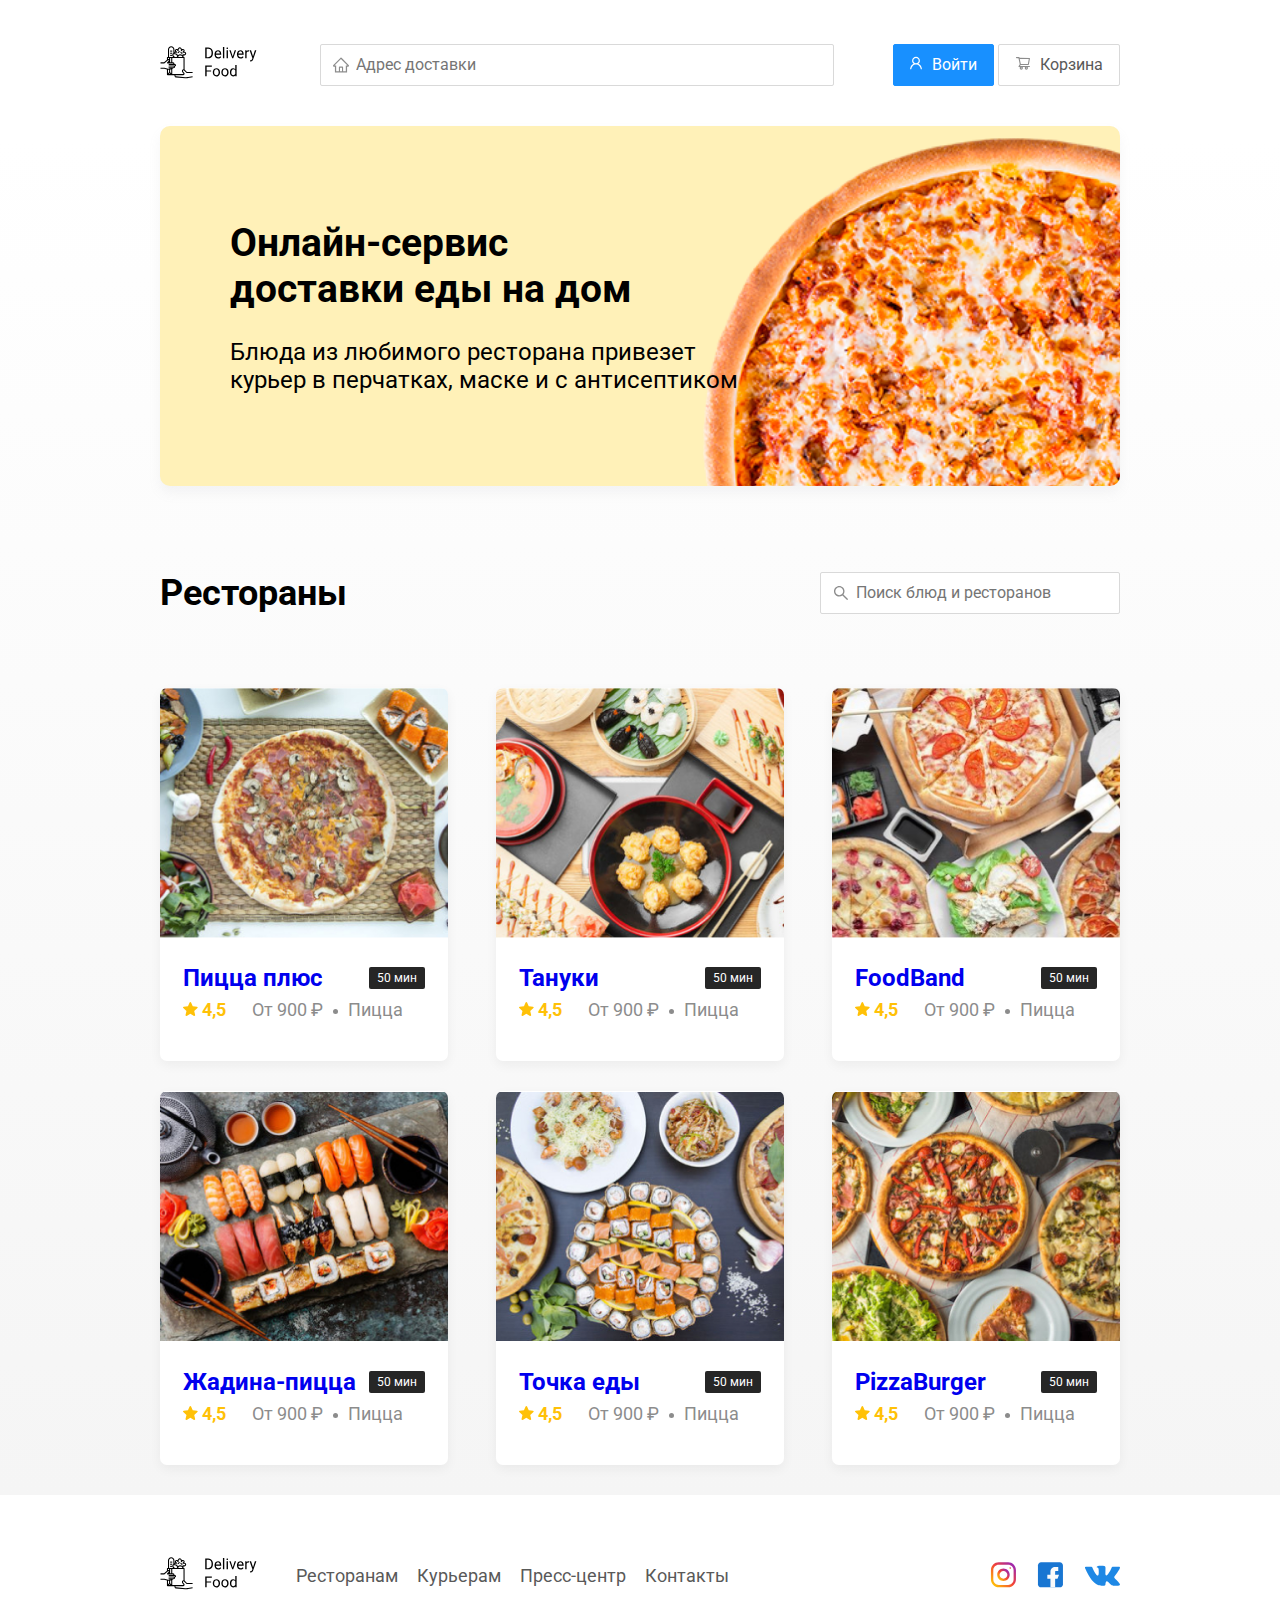
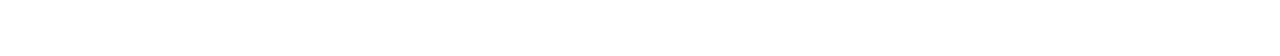
<file: index.html>
<!doctype html>
<html lang="ru">
<head>
    <meta charset="UTF-8">
    <meta name="viewport"
          content="width=device-width, user-scalable=no, initial-scale=1.0, maximum-scale=1.0, minimum-scale=1.0">
    <meta http-equiv="X-UA-Compatible" content="ie=edge">
    <title>PizzaBurger - доставка еды на дом</title>
    <link href="https://fonts.googleapis.com/css2?family=Roboto:wght@400;700&display=swap" rel="stylesheet">
    <link rel="stylesheet" href="css/normalize.css">
    <link rel="stylesheet" href="css/animate.css">
    <link rel="stylesheet" href="css/style.css">
</head>
<body>

<div class="container">
    <!--Шапка сайта-->
    <header class="header">
        <!--    логотип-->
        <a href="index.html" class="logo">
            <img src="img/logo.svg" alt="logo">
        </a>
        <!--    поле поиска-->
        <input type="text" class="input input-adress" placeholder="Адрес доставки">
        <!--    кнопки авторизация и корзина-->
        <div class="buttons">
            <button class="button button-primary">
                <img src="img/user.svg" alt="user" class="button-icon">
                <span class="button-text">Войти</span>
            </button>
            <button class="button">
                <img src="img/cart.svg" alt="cart" class="button-icon">
                <span class="button-text">Корзина</span>
            </button>

        </div>
    </header>

</div>
<main class="main">
    <div class="container">
        <section class="promo">
            <h1 class="promo-title">Онлайн-сервис <br>доставки еды на дом</h1>
            <p class="promo-text">Блюда из любимого ресторана привезет <br>курьер в перчатках, маске и с антисептиком
            </p>
        </section>
        <section class="restourants">
            <div class="section-heading">
                <h2 class="section-title">Рестораны</h2>
                <input type="text" class="input input-search" placeholder="Поиск блюд и ресторанов">
            </div>
            <div class="cards">
                <a href="restorent.html" class="card">
                    <img src="img/image.jpg" alt="image" class="card-image">
                    <div class="card-text">
                        <div class="card-heading">
                            <h3 class="card-title">Пицца плюс</h3>
                            <span class="card-tag tag">50 мин</span>
                        </div>
                        <div class="card-info">

                            <div class="card-rating">
                                <img src="img/rating.svg" alt="rating" class="rating-star">
                                4,5
                            </div>
                            <div class="card-price">От 900 ₽</div>
                            <div class="card-category">Пицца</div>

                        </div>
                    </div>
                </a>
                <!-- /.card -->
                <a href="restorent.html" class="card">
                    <img src="img/image%20(1).jpg" alt="image" class="card-image">
                    <div class="card-text">
                        <div class="card-heading">
                            <h3 class="card-title">Тануки</h3>
                            <span class="card-tag tag">50 мин</span>
                        </div>
                        <div class="card-info">
                            <div class="card-rating">
                                <img src="img/rating.svg" alt="rating" class="rating-star">
                                4,5
                            </div>
                            <div class="card-price">От 900 ₽</div>
                            <div class="card-category">Пицца</div>

                        </div>
                    </div>
                </a>
                <!-- /.card -->
                <a href="restorent.html" class="card">
                    <img src="img/image%20(2).jpg" alt="image" class="card-image">
                    <div class="card-text">
                        <div class="card-heading">
                            <h3 class="card-title">FoodBand</h3>
                            <span class="card-tag tag">50 мин</span>
                        </div>
                        <div class="card-info">
                            <div class="card-rating">
                                <img src="img/rating.svg" alt="rating" class="rating-star">
                                4,5
                            </div>
                            <div class="card-price">От 900 ₽</div>
                            <div class="card-category">Пицца</div>

                        </div>
                    </div>
                </a>
                <!-- /.card -->
                <a href="restorent.html" class="card">
                    <img src="img/image%20(3).jpg" alt="image" class="card-image">
                    <div class="card-text">
                        <div class="card-heading">
                            <h3 class="card-title">Жадина-пицца</h3>
                            <span class="card-tag tag">50 мин</span>
                        </div>
                        <div class="card-info">
                            <div class="card-rating">
                                <img src="img/rating.svg" alt="rating" class="rating-star">
                                4,5
                            </div>
                            <div class="card-price">От 900 ₽</div>
                            <div class="card-category">Пицца</div>

                        </div>
                    </div>
                </a>
                <!-- /.card -->
                <a href="restorent.html" class="card">
                    <img src="img/image%20(4).jpg" alt="image" class="card-image">
                    <div class="card-text">
                        <div class="card-heading">
                            <h3 class="card-title">Точка еды</h3>
                            <span class="card-tag tag">50 мин</span>
                        </div>
                        <div class="card-info">
                            <div class="card-rating">
                                <img src="img/rating.svg" alt="rating" class="rating-star">
                                4,5
                            </div>
                            <div class="card-price">От 900 ₽</div>
                            <div class="card-category">Пицца</div>

                        </div>
                    </div>
                </a>
                <!-- /.card -->
                <a href="restorent.html" class="card">
                    <img src="img/image%20(5).jpg" alt="image" class="card-image">
                    <div class="card-text">
                        <div class="card-heading">
                            <h3 class="card-title">PizzaBurger</h3>
                            <span class="card-tag tag">50 мин</span>
                        </div>
                        <div class="card-info">
                            <div class="card-rating">
                                <img src="img/rating.svg" alt="rating" class="rating-star">
                                4,5
                            </div>
                            <div class="card-price">От 900 ₽</div>
                            <div class="card-category">Пицца</div>

                        </div>
                    </div>
                </a>
                <!-- /.card -->

            </div>
            <!-- /.cards -->
        </section>
    </div>
    <!-- /.container -->
</main>
<footer class="footer">
    <div class="container">
        <div class="footer-block">
            <a href="index.html" class="logo footer-logo">
                <img src="img/logo.svg" alt="logo">
            </a>
            <nav class="footer-nav">
                <a href="#" class="footer-link">Ресторанам </a>
                <a href="#" class="footer-link">Курьерам</a>
                <a href="#" class="footer-link">Пресс-центр</a>
                <a href="#" class="footer-link">Контакты</a>
            </nav>
            <nav class="social-nav">
                <a href="#" class="social-link"><img src="img/social1.svg" alt="instagram"></a>
                <a href="#" class="social-link"><img src="img/social2.svg" alt="facebook"></a>
                <a href="#" class="social-link"><img src="img/social3.svg" alt="VK"></a>
            </nav>

        </div>
    </div>
</footer>
</body>
</html>
</file>
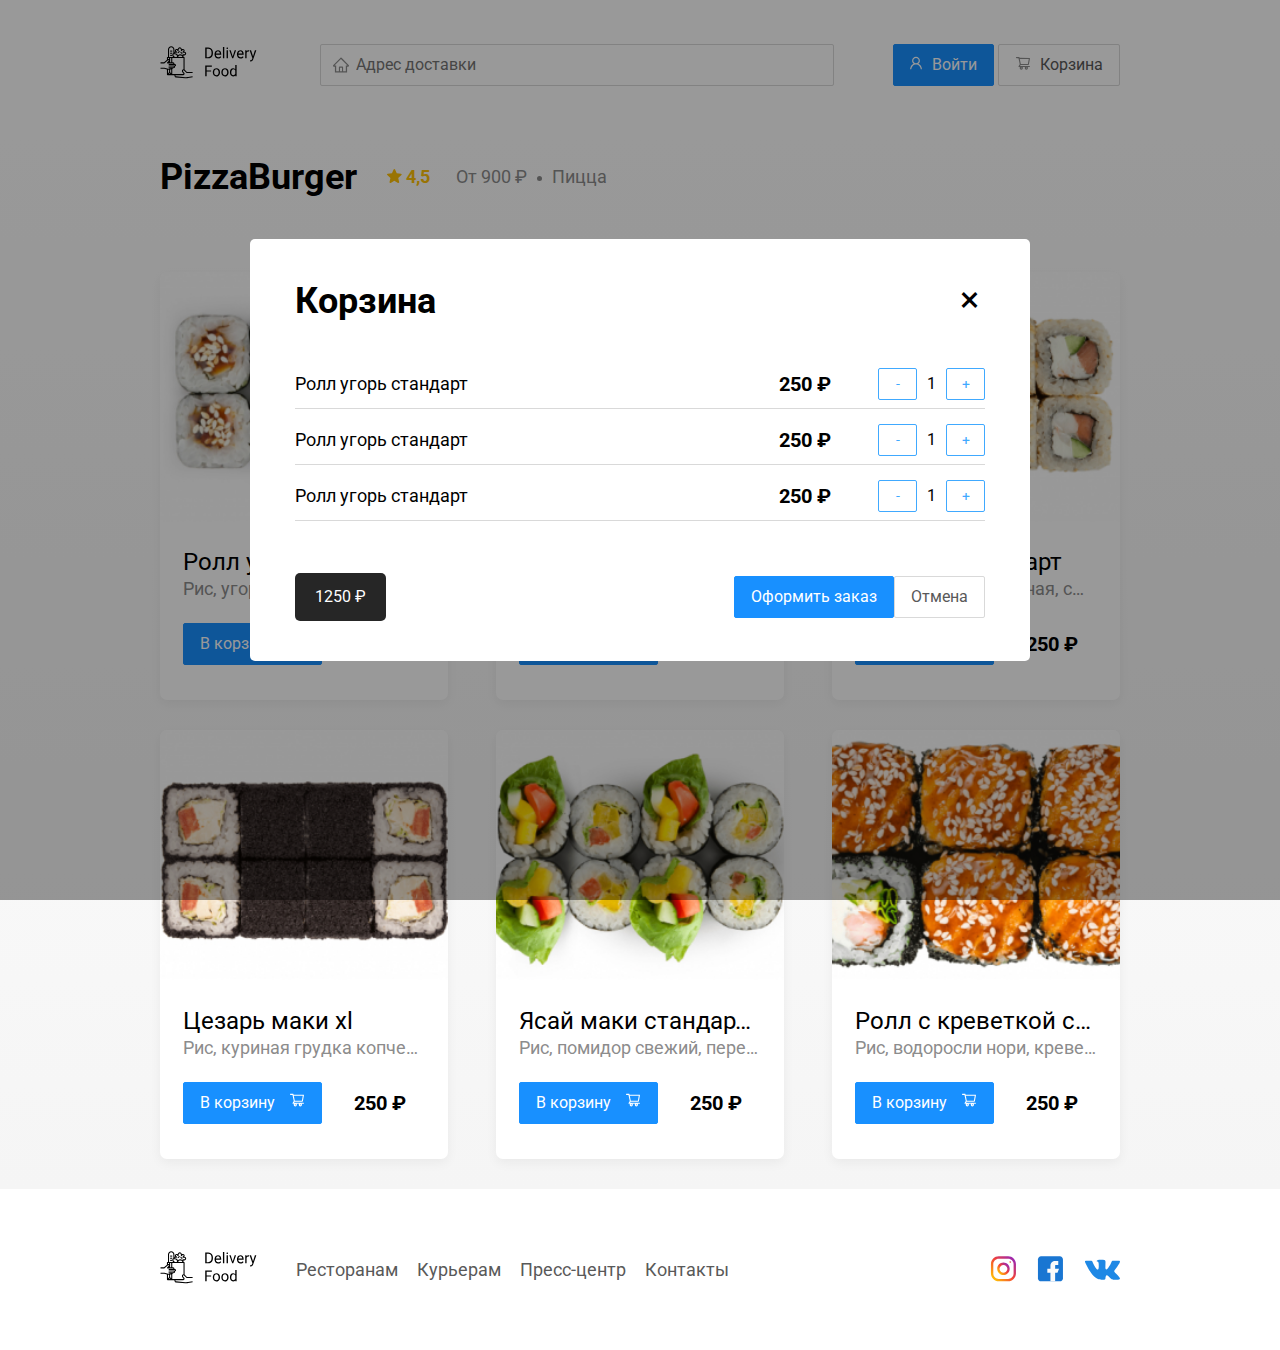
<file: restorent.html>
<!doctype html>
<html lang="ru">
<head>
    <meta charset="UTF-8">
    <meta name="viewport"
          content="width=device-width, user-scalable=no, initial-scale=1.0, maximum-scale=1.0, minimum-scale=1.0">
    <meta http-equiv="X-UA-Compatible" content="ie=edge">
    <title>PizzaBurger - доставка еды на дом</title>
    <link href="https://fonts.googleapis.com/css2?family=Roboto:wght@400;700&display=swap" rel="stylesheet">
    <link rel="stylesheet" href="css/normalize.css">
    <link rel="stylesheet" href="css/animate.css">
    <link rel="stylesheet" href="css/style.css">
</head>
<body>

<div class="container">
    <!--Шапка сайта-->
    <header class="header">
        <!--    логотип-->
        <a href="index.html" class="logo">
            <img src="img/logo.svg" alt="logo">
        </a>
        <!--    поле поиска-->
        <input type="text" class="input input-adress" placeholder="Адрес доставки">
        <!--    кнопки авторизация и корзина-->
        <div class="buttons" id="cart-button">
            <button class="button button-primary">
                <img src="img/user.svg" alt="user" class="button-icon">
                <span class="button-text">Войти</span>
            </button>
            <button class="button">
                <img src="img/cart.svg" alt="cart" class="button-icon">
                <span class="button-text">Корзина</span>
            </button>

        </div>
    </header>

</div>
<main class="main">
    <div class="container">
        <section class="restourants">
            <div class="section-heading">
                <h2 class="section-title">PizzaBurger</h2>
                <div class="card-info">
                    <div class="card-rating">
                        <img src="img/rating.svg" alt="rating" class="rating-star">
                        4,5
                    </div>
                    <div class="card-price">От 900 ₽</div>
                    <div class="card-category">Пицца</div>

                </div>
            </div>
            <div class="cards">
                <div class="card wow fadeInUp" data-wow-delay="0.2s">
                    <img src="img/rest1.jpg" alt="image" class="card-image">
                    <div class="card-text">
                        <div class="card-heading">
                            <h3 class="card-title card-title-reg">Ролл угорь стандарт</h3>
                        </div>
                        <div class="card-info">
                            <div class="ingrediens">Рис, угорь, соус унаги, кунжут, водоросли нори.</div>
                            <div class="card-buttons">
                                <button class="button button-primary">
                                    <span class="button-card-text">В корзину</span>
                                    <img src="img/shopping-cart-white.svg" alt="shopping-cart" class="button-card-image">
                                </button>
                                <strong class="card-price-bold">250 ₽</strong>
                            </div>

                        </div>
                    </div>
                </div>
                <!-- /.card -->
                <div class="card wow fadeInUp" data-wow-delay="0.4s">
                    <img src="img/rest2.jpg" alt="image" class="card-image">
                    <div class="card-text">
                        <div class="card-heading">
                            <h3 class="card-title card-title-reg">Калифорния лосось стандарт</h3>
                        </div>
                        <div class="card-info">
                            <div class="ingrediens">Рис, лосось, авокадо, огурец, майонез, икра масаго, водоросли нори.</div>
                            <div class="card-buttons">
                                <button class="button button-primary">
                                    <span class="button-card-text">В корзину</span>
                                    <img src="img/shopping-cart-white.svg" alt="shopping-cart" class="button-card-image">
                                </button>
                                <strong class="card-price-bold">395 ₽</strong>
                            </div>

                        </div>
                    </div>

                </div>
                <!-- /.card -->
                <div class="card wow fadeInUp" data-wow-delay="0.6s">
                    <img src="img/rest3.jpg" alt="image" class="card-image">
                    <div class="card-text">
                        <div class="card-heading">
                            <h3 class="card-title card-title-reg">Окинава стандарт</h3>
                        </div>
                        <div class="card-info">
                            <div class="ingrediens"> Рис, креветка отварная, сыр сливочный, лосось, огурец свежий...</div>
                            <div class="card-buttons">
                                <button class="button button-primary">
                                    <span class="button-card-text">В корзину</span>
                                    <img src="img/shopping-cart-white.svg" alt="shopping-cart" class="button-card-image">
                                </button>
                                <strong class="card-price-bold">250 ₽</strong>
                            </div>

                        </div>
                    </div>

                </div>
                <!-- /.card -->
                <div class="card wow fadeInUp" data-wow-delay="0.2s">
                    <img src="img/rest4.jpg" alt="image" class="card-image">
                    <div class="card-text">
                        <div class="card-heading">
                            <h3 class="card-title card-title-reg">Цезарь маки хl</h3>
                        </div>
                        <div class="card-info">
                            <div class="ingrediens">Рис, куриная грудка копченая, икра масаго, томат, айсберг, соус цезарь...</div>
                            <div class="card-buttons">
                                <button class="button button-primary">
                                    <span class="button-card-text">В корзину</span>
                                    <img src="img/shopping-cart-white.svg" alt="shopping-cart" class="button-card-image">
                                </button>
                                <strong class="card-price-bold">250 ₽</strong>
                            </div>

                        </div>
                    </div>

                </div>
                <!-- /.card -->
                <div class="card wow fadeInUp" data-wow-delay="0.4s">
                    <img src="img/rest5.jpg" alt="image" class="card-image">
                    <div class="card-text">
                        <div class="card-heading">
                            <h3 class="card-title card-title-reg">Ясай маки стандарт 185 г</h3>
                        </div>
                        <div class="card-info">
                            <div class="ingrediens">Рис, помидор свежий, перец болгарский, авокадо, огурец, айсберг</div>
                            <div class="card-buttons">
                                <button class="button button-primary">
                                    <span class="button-card-text">В корзину</span>
                                    <img src="img/shopping-cart-white.svg" alt="shopping-cart" class="button-card-image">
                                </button>
                                <strong class="card-price-bold">250 ₽</strong>
                            </div>

                        </div>
                    </div>

                </div>
                <!-- /.card -->
                <div class="card wow fadeInUp" data-wow-delay="0.6s">
                    <img src="img/rest6.jpg" alt="image" class="card-image">
                    <div class="card-text">
                        <div class="card-heading">
                            <h3 class="card-title card-title-reg">Ролл с креветкой стандарт</h3>
                        </div>
                        <div class="card-info">
                            <div class="ingrediens">Рис, водоросли нори, креветки отварные, сыр сливочный, огурцы</div>
                            <div class="card-buttons">
                                <button class="button button-primary">
                                    <span class="button-card-text">В корзину</span>
                                    <img src="img/shopping-cart-white.svg" alt="shopping-cart" class="button-card-image">
                                </button>
                                <strong class="card-price-bold">250 ₽</strong>
                            </div>

                        </div>
                    </div>

                </div>
                <!-- /.card -->

            </div>
            <!-- /.cards -->
        </section>
    </div>
    <!-- /.container -->
</main>
<footer class="footer">
    <div class="container">
        <div class="footer-block">
            <a href="index.html" class="logo footer-logo">
                <img src="img/logo.svg" alt="logo">
            </a>
            <nav class="footer-nav">
                <a href="#" class="footer-link">Ресторанам </a>
                <a href="#" class="footer-link">Курьерам</a>
                <a href="#" class="footer-link">Пресс-центр</a>
                <a href="#" class="footer-link">Контакты</a>
            </nav>
            <nav class="social-nav">
                <a href="#" class="social-link"><img src="img/social1.svg" alt="instagram"></a>
                <a href="#" class="social-link"><img src="img/social2.svg" alt="facebook"></a>
                <a href="#" class="social-link"><img src="img/social3.svg" alt="VK"></a>
            </nav>

        </div>
    </div>

</footer>
<div class="modal is-open">
    <div class="modal-dialog">
        <div class="modal-header">
            <h3 class="modal-header__title">Корзина</h3>
            <button class="close">&times</button>
        </div>
        <div class="modal-body">
            <div class="food-row">
                <span class="food-name">Ролл угорь стандарт</span>
                <strong class="food-price">250 ₽</strong>
                <div class="food-counter">
                    <button class="counter-button">-</button>
                    <span class="counter">1</span>
                    <button class="counter-button">+</button>
                </div>
            </div>
            <!-- /.foods-row -->
            <div class="food-row">
                <span class="food-name">Ролл угорь стандарт</span>
                <strong class="food-price">250 ₽</strong>
                <div class="food-counter">
                    <button class="counter-button">-</button>
                    <span class="counter">1</span>
                    <button class="counter-button">+</button>
                </div>
            </div>
            <!-- /.foods-row -->
            <div class="food-row">
                <span class="food-name">Ролл угорь стандарт</span>
                <strong class="food-price">250 ₽</strong>
                <div class="food-counter">
                    <button class="counter-button">-</button>
                    <span class="counter">1</span>
                    <button class="counter-button">+</button>
                </div>
            </div>
            <!-- /.foods-row -->
        </div>
        <div class="modal-footer">
            <span class="modal-pricetag">1250 ₽</span>
            <div class="footer-buttons">
                <button class="button button-primary">Оформить заказ</button>
                <button class="button">Отмена</button>
            </div>
        </div>
    </div>
    <!-- /.modal-dialog -->
</div>

<script src="js/wow.min.js"></script>
<script src="js/main.js"></script>

</body>
</html>
</file>
<file: css/style.css>
* {
    box-sizing: border-box;
}

body {
    font-family: 'Roboto', sans-serif;
    margin-top: 44px;
    position: relative;
}


.container {
    max-width: 1200px;
    margin: auto;
}

.header {
    display: flex;
    align-items: center;
    justify-content: space-between;
    margin-bottom: 40px;
}

.input {
    border: 1px solid #D9D9D9;
    border-radius: 2px;
    font-size: 16px;
    line-height: 24px;
    padding: 8px 8px 8px 35px;
    background: #ffffff no-repeat left 11px center;
}

.input-adress {
    flex: 0.8;
    background-image: url(../img/home.svg);

}

.input-search {
    background-image: url(../img/search.svg);
    width: 300px;
    margin-left: auto;
}
.title-index{
    text-decoration: none;
}

.button {
    padding: 8px 16px;
    background: #FFFFFF;
    border: 1px solid #D9D9D9;
    box-sizing: border-box;
    box-shadow: 0 0 2px rgba(0, 0, 0, 0.0015);
    border-radius: 2px;
    color: #595959;
    font-size: 16px;
    line-height: 24px;
    cursor: pointer;
}

.button-primary {
    background: #1890FF;
    border: 1px solid #1890FF;
    color: #fff;
}

.button-icon {
    margin-right: 6px;
}

.button-card-text{
    margin-right: 10px;
}

.promo-title {
    font-style: normal;
    font-weight: bold;
    font-size: 39px;
    line-height: 46px;
}

.main {
    background: linear-gradient(180deg, rgba(245, 245, 245, 0) 1.04%, #F5F5F5 100%);
}

.promo {
    box-shadow: 0 7px 12px rgba(158, 158, 163, 0.1);
    background: #FFF1B8 url("../img/promo-image.png") no-repeat top -27px right -248px / 850px;
    border-radius: 10px;
    padding: 68px 70px;
    margin-bottom: 56px;
}

.promo-text {
    font-style: normal;
    font-weight: normal;
    font-size: 24px;
    line-height: 28px;
}

.section-heading {
    display: flex;
    align-items: center;
    margin-bottom: 44px;

}

.section-title {
    font-style: normal;
    font-weight: bold;
    font-size: 36px;
    line-height: 42px;
    color: #000000;
    margin-right: 30px;
}

.cards {
    display: flex;
    flex-wrap: wrap;
    align-items: flex-start;
    justify-content: space-between;
}

.card {
    background: #FFFFFF;
    box-shadow: 0 4px 12px rgba(0, 0, 0, 0.05);
    border-radius: 7px;
    overflow: hidden;
    margin-bottom: 30px;
    flex-basis: 30%;
    text-decoration: none;

}

.card-image {
    height: 250px;
    object-fit: cover;
    width: 100%;
}

.card-text {
    padding: 20px 23px 35px 23px;
}

.card-heading {
    display: flex;
    align-items: center;
    justify-content: space-between;

}

.card-title {
    margin: 0;
    font-style: normal;
    font-weight: bold;
    font-size: 24px;
    line-height: 32px;
}

.card-title-reg{
    font-weight: 400;
    text-overflow: ellipsis;
    overflow: hidden;
    white-space: nowrap;
}

.card-tag {
    font-style: normal;
    font-weight: normal;
    font-size: 12px;
    line-height: 20px;
    color: white;
    background: #262626;
    border-radius: 2px;
    padding: 1px 8px;
}

.card-info {
    display: flex;
    align-items: center;
    flex-wrap: wrap;
}
.card-buttons{
    display: flex;
    align-items: center;
    margin-top: 24px;
}
.card-price-bold{
    font-weight: bold;
    font-size: 20px;
    line-height: 32px;
    color: #000000;
    margin-left: 32px;
}
.card-rating {
    margin-right: 26px;
    color: #FFC107;
    font-style: normal;
    font-weight: bold;
    font-size: 18px;
    line-height: 32px;
}

.card-price,
.card-category {
    color: #8C8C8C;
    font-style: normal;
    font-weight: normal;
    font-size: 18px;
    line-height: 32px;
}
.ingrediens{
    font-style: normal;
    font-weight: normal;
    font-size: 18px;
    line-height: 21px;
    color: #8C8C8C;
    text-overflow: ellipsis;
    overflow: hidden;
    white-space: nowrap;
}
.card-category {
    text-overflow: ellipsis;
    overflow: hidden;
    white-space: nowrap;
    max-width: 150px;
}

.card-price {
    margin-right: 10px;
}

.card-price:after {
    content: "";
    height: 5px;
    width: 5px;
    background: #8C8C8C;
    display: inline-block;
    vertical-align: middle;
    border-radius: 50%;
    margin-left: 10px;
}

.footer {
    padding: 60px 0;
}

.footer-block {
    display: flex;
    align-items: center;
    justify-content: space-between;
}

.footer-nav {
    margin-left: 35px;
    margin-right: auto;
}

.footer-link {
    display: inline-block;
    text-decoration: none;
    font-style: normal;
    font-weight: normal;
    font-size: 18px;
    line-height: 21px;
    color: #595959;
}

.footer-link:not(:last-child) {
    margin-right: 15px;
}

.social-nav{
    display: flex;
}

.social-link {
    display: flex;
    align-items: center;
}

.social-link:not(:last-child) {
    margin-right: 21px;
}


.modal{
    position: fixed;
    left: 0;
    width: 100%;
    height: 100%;
    background: rgba(0, 0, 0, 0.4);
    display: flex;
.}
.is-open{
    display: flex;
    top: 0;
}
.modal-dialog{
    margin: auto;
    max-width: 780px;
    width: 95%;
    background: #FFFFFF;
    border-radius: 5px;
    padding: 40px 45px;
}
.modal-header{
    display: flex;
    align-items: center;
    justify-content: space-between;
    margin-bottom: 45px;
}
.modal-header__title{
    margin: 0;
    font-weight: bold;
    font-size: 36px;
    line-height: 42px;
    color: #000000;
}
.close{
    font-size: 36px;
    border: none;
    background-color: transparent;
}

.modal-body{
    margin-bottom: 52px;
}
.food-row{
    display: flex;
    align-items: flex-start;
    justify-content: space-between;
    padding-bottom: 8px;
    border-bottom: 1px solid #D9D9D9;
    margin-bottom: 15px;
}
.food-name{
    font-size: 18px;
    line-height: 32px;
    color: #000000;
}
.food-price{
    margin-left: auto;
    margin-right: 47px;
    font-weight: bold;
    font-size: 20px;
    line-height: 32px;
    color: #000000;
}
.food-counter{
    display: flex;
    align-items: center;

}
.counter-button{
    display: flex;
    align-items: center;
    justify-content: center;
    width: 39px;
    height: 32px;
    background: #FFFFFF;
    border: 1px solid #40A9FF;
    box-sizing: border-box;
    border-radius: 2px;
    font-weight: normal;
    font-size: 14px;
    line-height: 22px;
    color: #40A9FF;
}
.counter{
    font-size: 16px;
    line-height: 24px;
    margin-left: 10px;
    margin-right: 10px;
}
.modal-footer{
    display: flex;
    align-items: center;
    justify-content: space-between;
}
.footer-buttons{
    display: flex;
    align-items: center;
}
.modal-pricetag{
    background: #262626;
    border-radius: 5px;
    color: #FFFFFF;
    padding: 15px 20px;
}



@media (max-width: 1366px) {
    .container {
        max-width: 960px;
    }

    .promo {
        background-size: 700px;
    }
    .card {
        flex-basis: 30%;
    }

}

@media (max-width: 992px) {
    .container {
        max-width: 750px;
    }

    .promo {
        background-size: 700px;
        padding: 50px;
        background-position: 400px -16px;
    }

    .promo-text {
        font-size: 16px;
        max-width: 400px;
    }
    .card {
    flex-basis: 49%;
    }

    .footer-link {
    font-size: 16px;
    }
}

@media (max-width: 768px) {
    .container {
        max-width: 560px;
    }

    .card .card-rating {
        flex-basis: 100%;
    }

    .card-title {
        font-size: 18px;
    }

    .promo-title {
        font-size: 24px;
        line-height: 1.4;
    }

    .promo {
        background-size: 700px;
        padding: 50px;
        background-position: 233px -432px;
    }
}

@media (max-width: 578px) {
    .container {
        max-width: 90%;
    }

    .header {
        flex-wrap: wrap;
    }

    .input-adress {
        order: 5;
        margin-top: 15px;
        flex: 1;
    }

    .promo {
        padding: 34px;
    }

    .section-title {
        font-size: 20px;
    }

    .input-search {
        font-size: 15px;
    }

    .card {
        flex-basis: 100%;
    }


    .social-link:not(:last-child) {
        margin-right: 8px;
    }
    .footer{
        padding: 30px 0;
    }
}
@media (max-width: 480px) {
    .footer-block,
    .footer-nav{
        flex-wrap: wrap;
        flex-direction: column;
        align-items: center;
    }
    .footer-logo{
        order:0;
    }
    .footer-link {
        font-size: 14px;
    }
    .footer-link:not(:last-child) {
        margin-right: 0;
    }
    .footer-nav{
        margin: 20px auto;
display: flex;
    }
    .social-link:not(:last-child) {
        margin-right: 38px;
    }
    .social-nav{
        display: flex;
    }
    .section-heading {
        flex-wrap: wrap;
    }
    .input-search {
        width: 100%;
    }
    .button-text{
        display: none;
    }
    .button{
        min-height: 40px;
    }
    .button-icon {
        margin-right: 0;
    }
}
</file>
